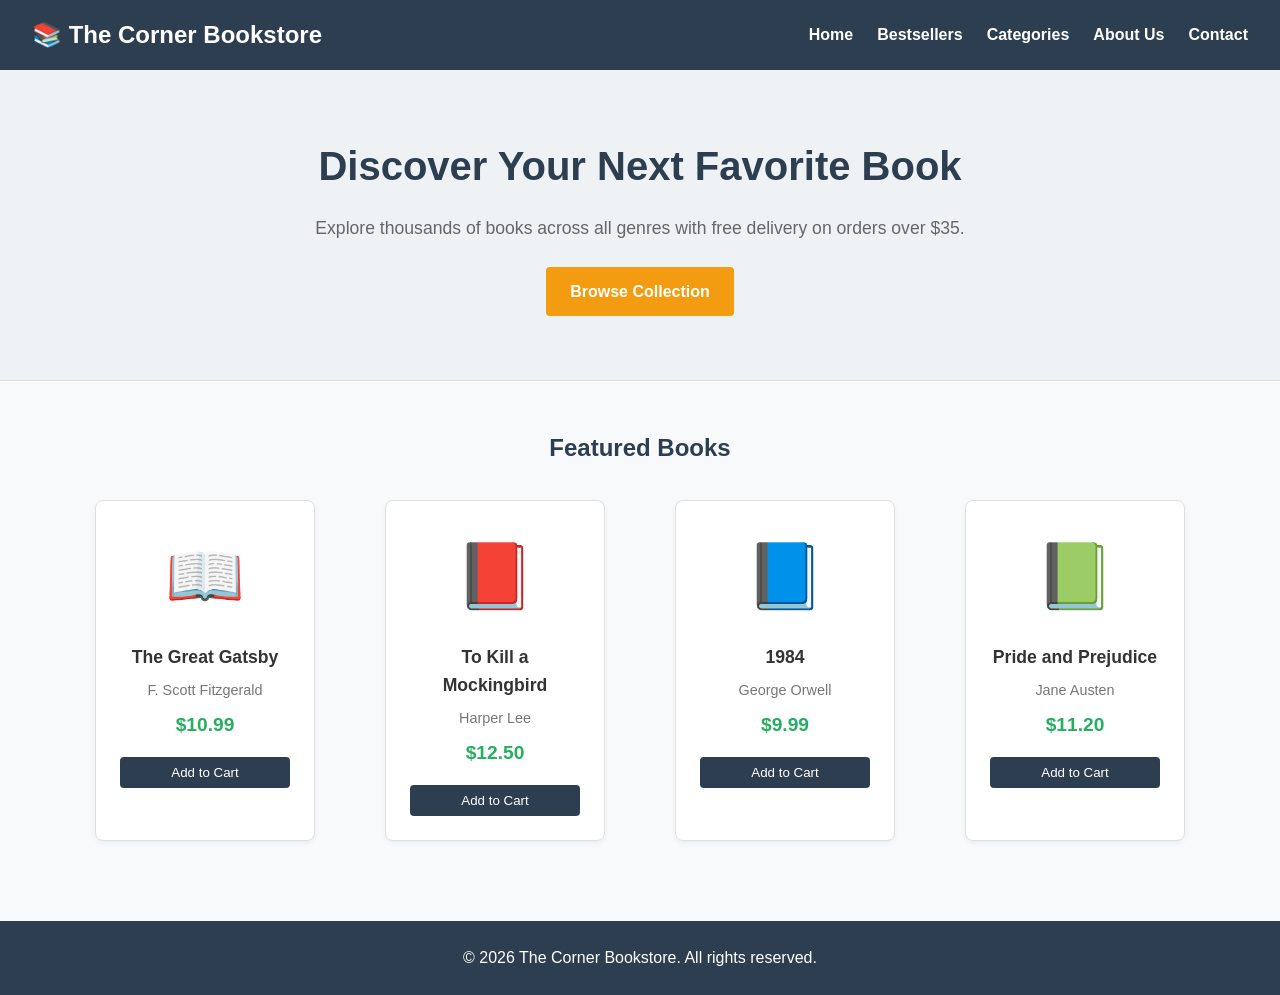
<file: bookstore/index.html>
<!DOCTYPE html>
<html lang="en">
<head>
    <meta charset="UTF-8">
    <meta name="viewport" content="width=device-width, initial-scale=1.0">
    <title>The Corner Bookstore</title>
    <link rel="stylesheet" href="style.css">
    <script src="./app.js"></script>
</head>
<body>

    <!-- Header Section -->
    <header>
        <div class="logo">
            <h1>📚 The Corner Bookstore</h1>
        </div>
        <nav>
            <ul>
                <li><a href="#">Home</a></li>
                <li><a href="#">Bestsellers</a></li>
                <li><a href="#">Categories</a></li>
                <li><a href="#">About Us</a></li>
                <li><a href="#">Contact</a></li>
            </ul>
        </nav>
    </header>

    <!-- Hero Section -->
    <section class="hero">
        <div class="hero-content">
            <h2>Discover Your Next Favorite Book</h2>
            <p>Explore thousands of books across all genres with free delivery on orders over $35.</p>
            <a href="#featured" class="btn">Browse Collection</a>
        </div>
    </section>

    <!-- Featured Books Section -->
    <section class="featured" id="featured">
        <h2>Featured Books</h2>
        <div class="book-grid">
            
            <div class="book-card">
                <div class="book-cover">📖</div>
                <h3>The Great Gatsby</h3>
                <p class="author">F. Scott Fitzgerald</p>
                <p class="price">$10.99</p>
                <button class="add-to-cart">Add to Cart</button>
            </div>

            <div class="book-card">
                <div class="book-cover">📕</div>
                <h3>To Kill a Mockingbird</h3>
                <p class="author">Harper Lee</p>
                <p class="price">$12.50</p>
                <button class="add-to-cart">Add to Cart</button>
            </div>

            <div class="book-card">
                <div class="book-cover">📘</div>
                <h3>1984</h3>
                <p class="author">George Orwell</p>
                <p class="price">$9.99</p>
                <button class="add-to-cart">Add to Cart</button>
            </div>

            <div class="book-card">
                <div class="book-cover">📗</div>
                <h3>Pride and Prejudice</h3>
                <p class="author">Jane Austen</p>
                <p class="price">$11.20</p>
                <button class="add-to-cart">Add to Cart</button>
            </div>

        </div>
    </section>

    <!-- Footer -->
    <footer>
        <p>&copy; 2026 The Corner Bookstore. All rights reserved.</p>
    </footer>

</body>
</html>
</file>
<file: bookstore/style.css>
* {
    margin: 0;
    padding: 0;
    box-sizing: border-box;
    font-family: Arial, sans-serif;
}

body {
    background-color: #f8f9fa;
    color: #333;
    line-height: 1.6;
}


header {
    background-color: #2c3e50;
    color: #fff;
    display: flex;
    justify-content: space-between;
    align-items: center;
    padding: 1rem 2rem;
}

header .logo h1 {
    font-size: 1.5rem;
}

nav ul {
    display: flex;
    list-style: none;
}

nav ul li {
    margin-left: 1.5rem;
}

nav ul li a {
    color: #fff;
    text-decoration: none;
    font-weight: bold;
    transition: color 0.3s;
}

nav ul li a:hover {
    color: #f39c12;
}


.hero {
    background-color: #eef2f5;
    text-align: center;
    padding: 4rem 1rem;
    border-bottom: 1px solid #ddd;
}

.hero h2 {
    font-size: 2.5rem;
    margin-bottom: 1rem;
    color: #2c3e50;
}

.hero p {
    font-size: 1.1rem;
    margin-bottom: 1.5rem;
    color: #666;
}

.btn {
    display: inline-block;
    background-color: #f39c12;
    color: #fff;
    padding: 0.75rem 1.5rem;
    text-decoration: none;
    border-radius: 4px;
    font-weight: bold;
}

.btn:hover {
    background-color: #d35400;
}


.featured {
    padding: 3rem 2rem;
    max-width: 1200px;
    margin: 0 auto;
}

.featured h2 {
    text-align: center;
    margin-bottom: 2rem;
    color: #2c3e50;
}

.book-grid {
    display: flex;
    justify-content: space-around;
    flex-wrap: wrap;
    gap: 1.5rem;
}

.book-card {
    background: #fff;
    border: 1px solid #e0e0e0;
    border-radius: 8px;
    padding: 1.5rem;
    width: 220px;
    text-align: center;
    box-shadow: 0 2px 5px rgba(0,0,0,0.05);
}

.book-cover {
    font-size: 4rem;
    margin-bottom: 1rem;
}

.book-card h3 {
    font-size: 1.1rem;
    margin-bottom: 0.5rem;
}

.author {
    color: #777;
    font-size: 0.9rem;
    margin-bottom: 0.5rem;
}

.price {
    font-size: 1.2rem;
    font-weight: bold;
    color: #27ae60;
    margin-bottom: 1rem;
}

.add-to-cart {
    background-color: #2c3e50;
    color: #fff;
    border: none;
    padding: 0.5rem 1rem;
    border-radius: 4px;
    cursor: pointer;
    width: 100%;
}

.add-to-cart:hover {
    background-color: #1a252f;
}


footer {
    text-align: center;
    padding: 1.5rem;
    background-color: #2c3e50;
    color: #fff;
    margin-top: 2rem;
}
</file>
